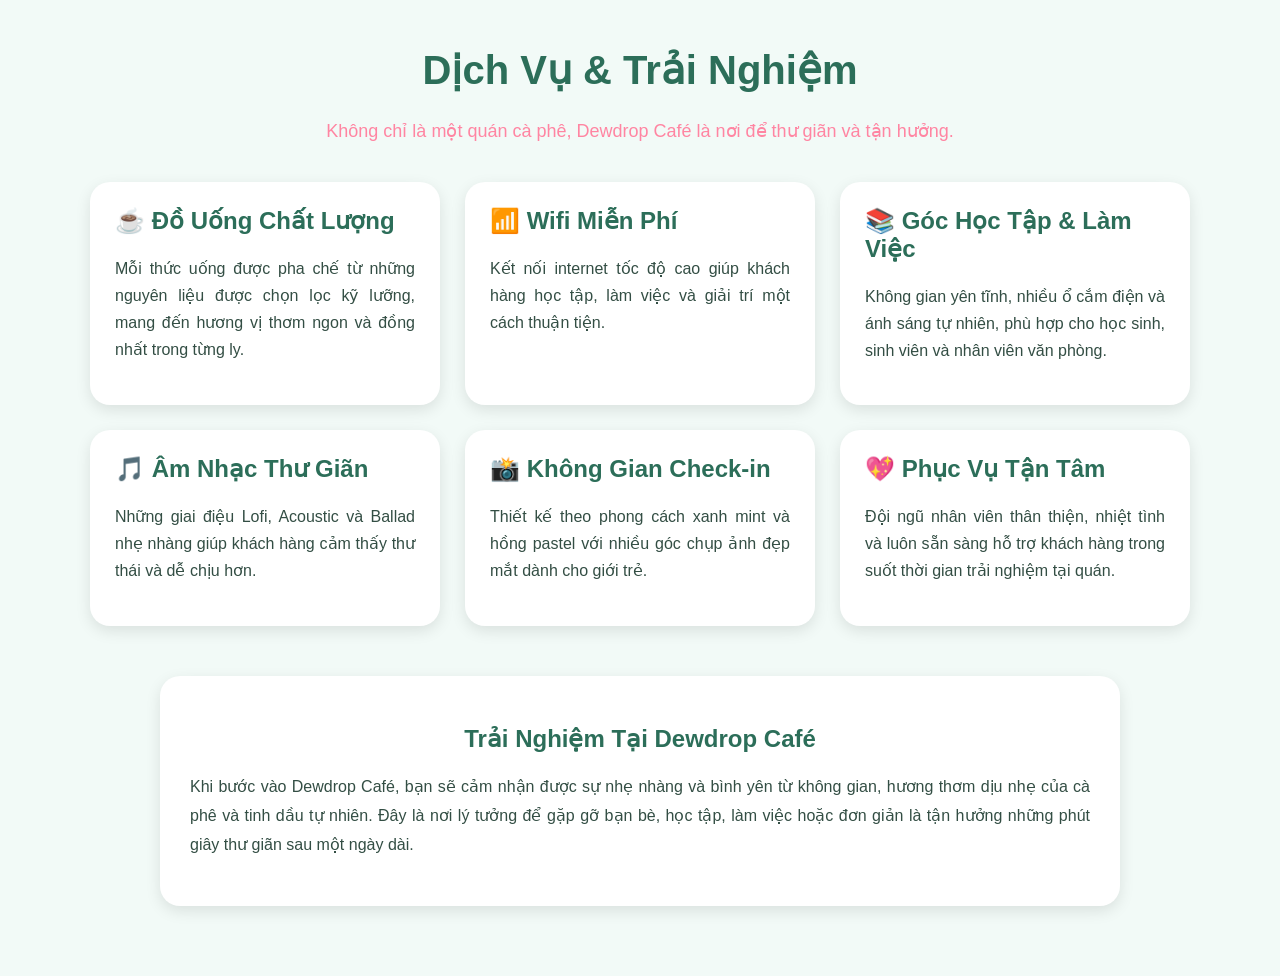
<file: html/chi-tiet.html>
<!DOCTYPE html>
<html lang="vi">
<head>
    <meta charset="UTF-8">
    <meta name="viewport" content="width=device-width, initial-scale=1.0">
    <title>Dịch Vụ & Trải Nghiệm - Dewdrop Café</title>
    <link rel="stylesheet" href="../css/style3.css">
</head>
<body>

    <div class="header">
        <h1>Dịch Vụ & Trải Nghiệm</h1>
        <p>Không chỉ là một quán cà phê, Dewdrop Café là nơi để thư giãn và tận hưởng.</p>
    </div>

    <div class="container">

        <div class="service-card">
            <h2>☕ Đồ Uống Chất Lượng</h2>
            <p>
                Mỗi thức uống được pha chế từ những nguyên liệu được chọn lọc kỹ lưỡng,
                mang đến hương vị thơm ngon và đồng nhất trong từng ly.
            </p>
        </div>

        <div class="service-card">
            <h2>📶 Wifi Miễn Phí</h2>
            <p>
                Kết nối internet tốc độ cao giúp khách hàng học tập, làm việc
                và giải trí một cách thuận tiện.
            </p>
        </div>

        <div class="service-card">
            <h2>📚 Góc Học Tập & Làm Việc</h2>
            <p>
                Không gian yên tĩnh, nhiều ổ cắm điện và ánh sáng tự nhiên,
                phù hợp cho học sinh, sinh viên và nhân viên văn phòng.
            </p>
        </div>

        <div class="service-card">
            <h2>🎵 Âm Nhạc Thư Giãn</h2>
            <p>
                Những giai điệu Lofi, Acoustic và Ballad nhẹ nhàng giúp khách hàng
                cảm thấy thư thái và dễ chịu hơn.
            </p>
        </div>

        <div class="service-card">
            <h2>📸 Không Gian Check-in</h2>
            <p>
                Thiết kế theo phong cách xanh mint và hồng pastel với nhiều góc chụp ảnh
                đẹp mắt dành cho giới trẻ.
            </p>
        </div>

        <div class="service-card">
            <h2>💖 Phục Vụ Tận Tâm</h2>
            <p>
                Đội ngũ nhân viên thân thiện, nhiệt tình và luôn sẵn sàng hỗ trợ
                khách hàng trong suốt thời gian trải nghiệm tại quán.
            </p>
        </div>

    </div>

    <div class="experience">
        <h2>Trải Nghiệm Tại Dewdrop Café</h2>
        <p>
            Khi bước vào Dewdrop Café, bạn sẽ cảm nhận được sự nhẹ nhàng và bình yên
            từ không gian, hương thơm dịu nhẹ của cà phê và tinh dầu tự nhiên.
            Đây là nơi lý tưởng để gặp gỡ bạn bè, học tập, làm việc hoặc đơn giản là
            tận hưởng những phút giây thư giãn sau một ngày dài.
        </p>
    </div>

</body>
</html>
</file>
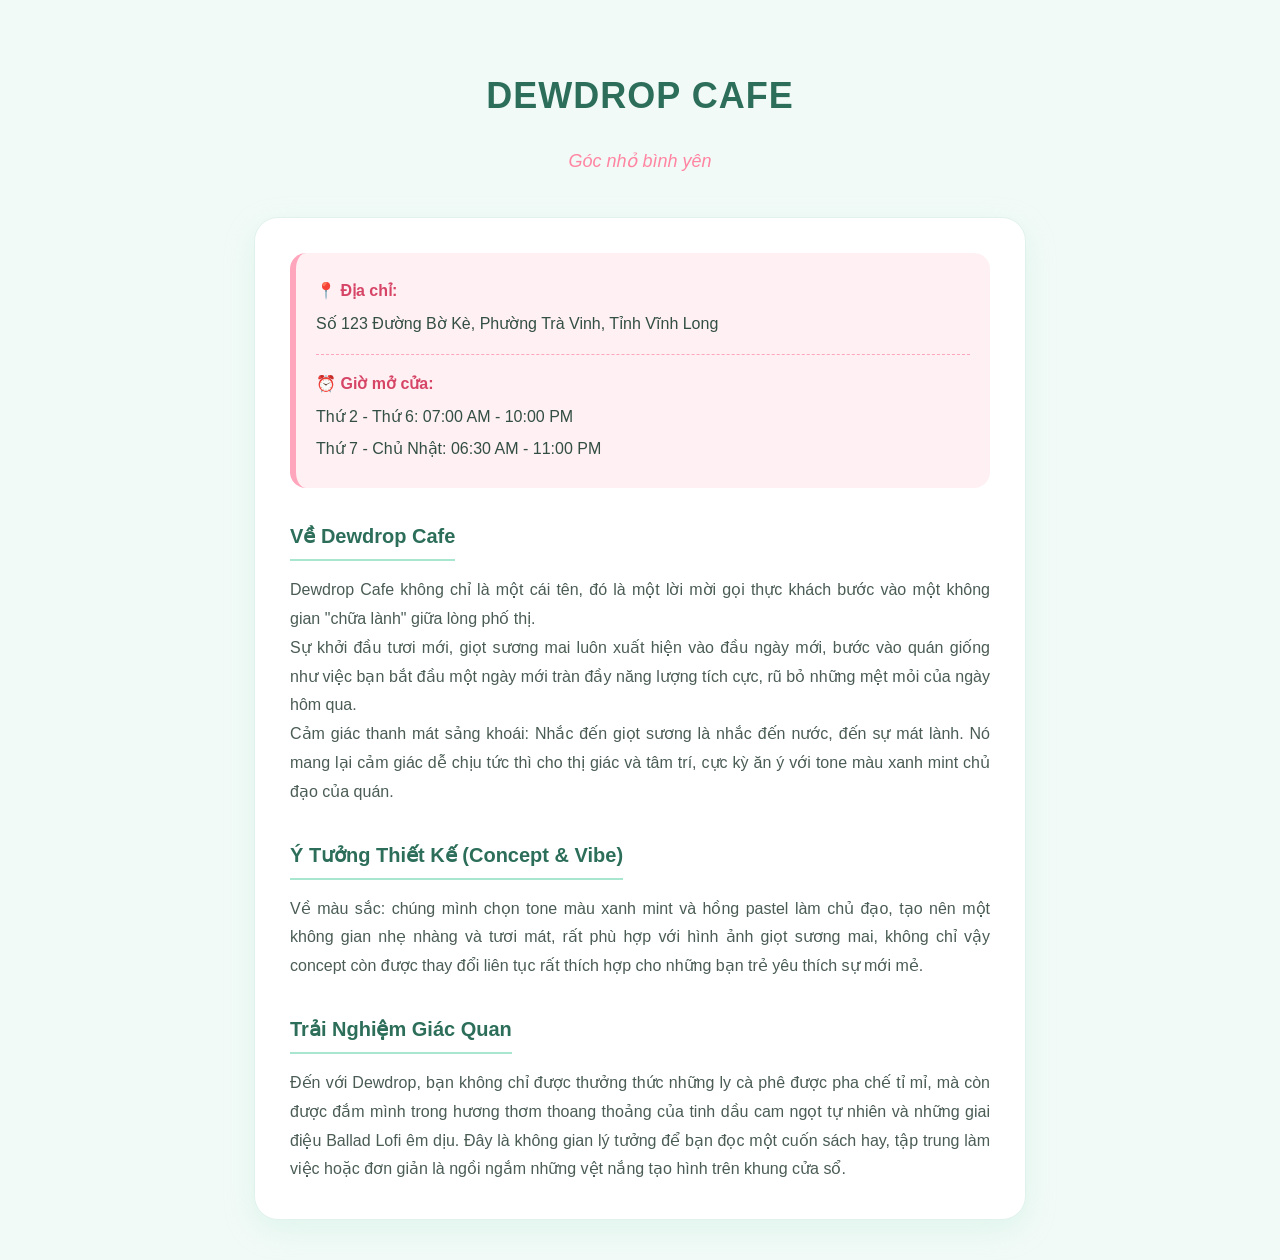
<file: html/gioi-thieu.html>
<!DOCTYPE html>
<html lang="vi">
<head> 
    <meta charset="utf-8">
    <meta name="viewport" content="width=device-width, initial-scale=1.0">
    <title>Giới thiệu sơ lược về Dewdrop Cafe</title>
    <link rel="stylesheet" href="../css/style1.css">
</head>
<body>

    <div class="head"> 
        <h1>Dewdrop Cafe</h1>
        <p><i>Góc nhỏ bình yên</i></p>
    </div>

    <main class="intro-container">
        
       <div class="store-info-box">
            <div>
                <p><strong>📍 Địa chỉ:</strong></p>
                <p>Số 123 Đường Bờ Kè, Phường Trà Vinh, Tỉnh Vĩnh Long</p>
            </div>
            <hr>
            <div>
                <p><strong>⏰ Giờ mở cửa:</strong></p>
                <p>Thứ 2 - Thứ 6: 07:00 AM - 10:00 PM</p>
                <p>Thứ 7 - Chủ Nhật: 06:30 AM - 11:00 PM</p>
            </div>
        </div>

        <section>
            <h2>Về Dewdrop Cafe</h2>
            <p>Dewdrop Cafe không chỉ là một cái tên, đó là một lời mời gọi thực khách bước vào một không gian "chữa lành" giữa lòng phố thị.</p>
            <p>Sự khởi đầu tươi mới, giọt sương mai luôn xuất hiện vào đầu ngày mới, bước vào quán giống như việc bạn bắt đầu một ngày mới tràn đầy năng lượng tích cực, rũ bỏ những mệt mỏi của ngày hôm qua.</p>
            <p>Cảm giác thanh mát sảng khoái: Nhắc đến giọt sương là nhắc đến nước, đến sự mát lành. Nó mang lại cảm giác dễ chịu tức thì cho thị giác và tâm trí, cực kỳ ăn ý với tone màu xanh mint chủ đạo của quán.</p>   
        </section>

        <section>
            <h2>Ý Tưởng Thiết Kế (Concept & Vibe)</h2>
            <p>Về màu sắc: chúng mình chọn tone màu xanh mint và hồng pastel làm chủ đạo, tạo nên một không gian nhẹ nhàng và tươi mát, rất phù hợp với hình ảnh giọt sương mai, không chỉ vậy concept còn được thay đổi liên tục rất thích hợp cho những bạn trẻ yêu thích sự mới mẻ.</p>
        </section>

        <section>
            <h2>Trải Nghiệm Giác Quan</h2>
            <p>Đến với Dewdrop, bạn không chỉ được thưởng thức những ly cà phê được pha chế tỉ mỉ, mà còn được đắm mình trong hương thơm thoang thoảng của tinh dầu cam ngọt tự nhiên và những giai điệu Ballad Lofi êm dịu. Đây là không gian lý tưởng để bạn đọc một cuốn sách hay, tập trung làm việc hoặc đơn giản là ngồi ngắm những vệt nắng tạo hình trên khung cửa sổ.</p>
        </section>

    </main>

</body>
</html>
</file>
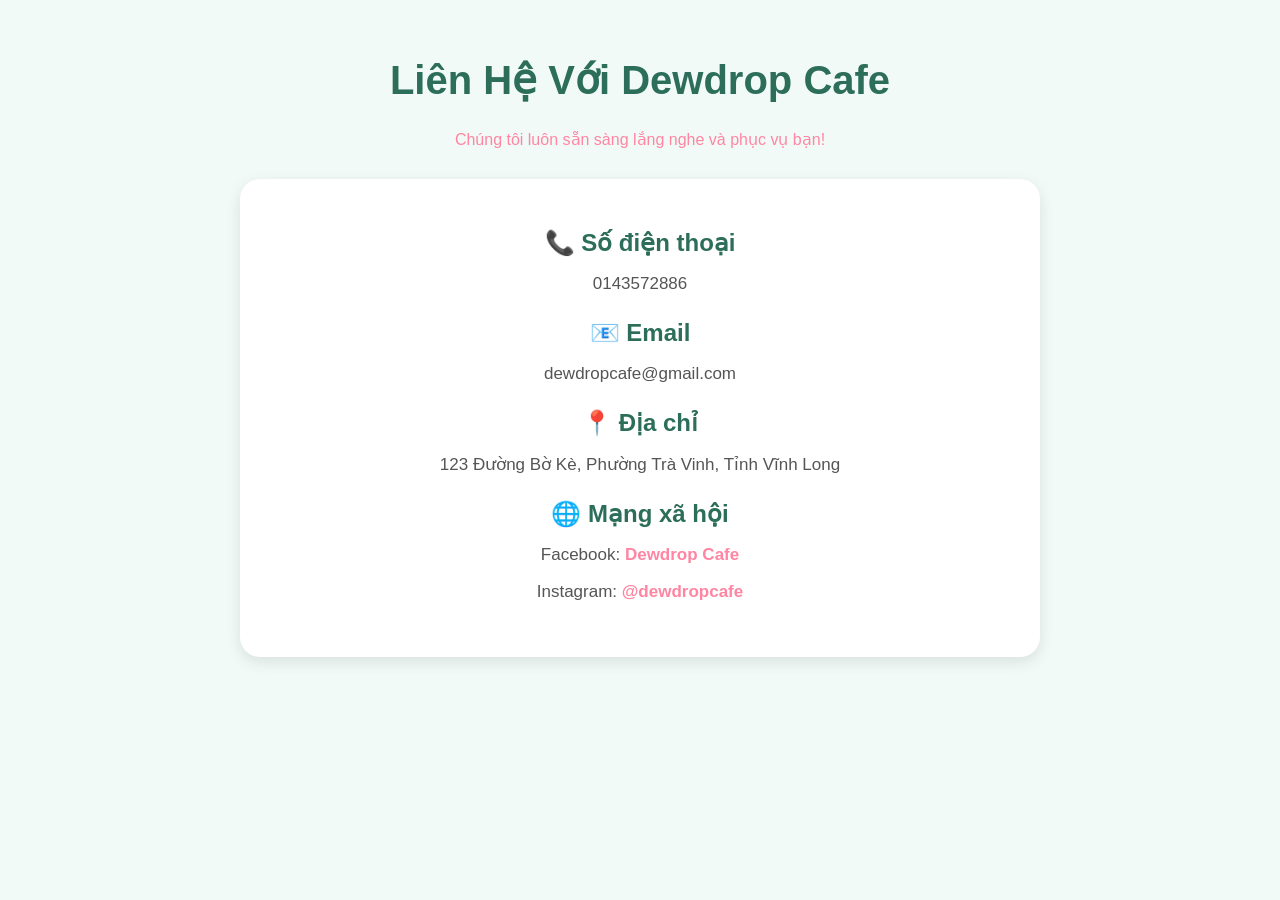
<file: html/lien-he.html>
<!DOCTYPE html>
<html lang="vi">
<head>
    <meta charset="UTF-8">
    <meta name="viewport" content="width=device-width, initial-scale=1.0">
    <title>Liên Hệ - Dewdrop Cafe</title>
    <link rel="stylesheet" href="../css/style4.css">
</head>
<body>

    <div class="contact-container">

        <h1>Liên Hệ Với Dewdrop Cafe</h1>
        <p class="subtitle">Chúng tôi luôn sẵn sàng lắng nghe và phục vụ bạn!</p>

        <div class="contact-card">

            <div class="contact-item">
                <h2>📞 Số điện thoại</h2>
                <p>0143572886</p>
            </div>

            <div class="contact-item">
                <h2>📧 Email</h2>
                <p>dewdropcafe@gmail.com</p>
            </div>

            <div class="contact-item">
                <h2>📍 Địa chỉ</h2>
                <p>123 Đường Bờ Kè, Phường Trà Vinh, Tỉnh Vĩnh Long</p>
            </div>

            <div class="contact-item">
                <h2>🌐 Mạng xã hội</h2>

                <p>
                    Facebook:
                    <a href="https://facebook.com/dewdropcafe" target="_blank">
                        Dewdrop Cafe
                    </a>
                </p>

                <p>
                    Instagram:
                    <a href="https://www.instagram.com/dewdrop_cafe123?igsh=MWhvaGw1eW1haW1yaQ%3D%3D&utm_source=qr" target="_blank">
                        @dewdropcafe
                    </a>
                </p>

            </div>

        </div>

    </div>

</body>
</html>
</file>
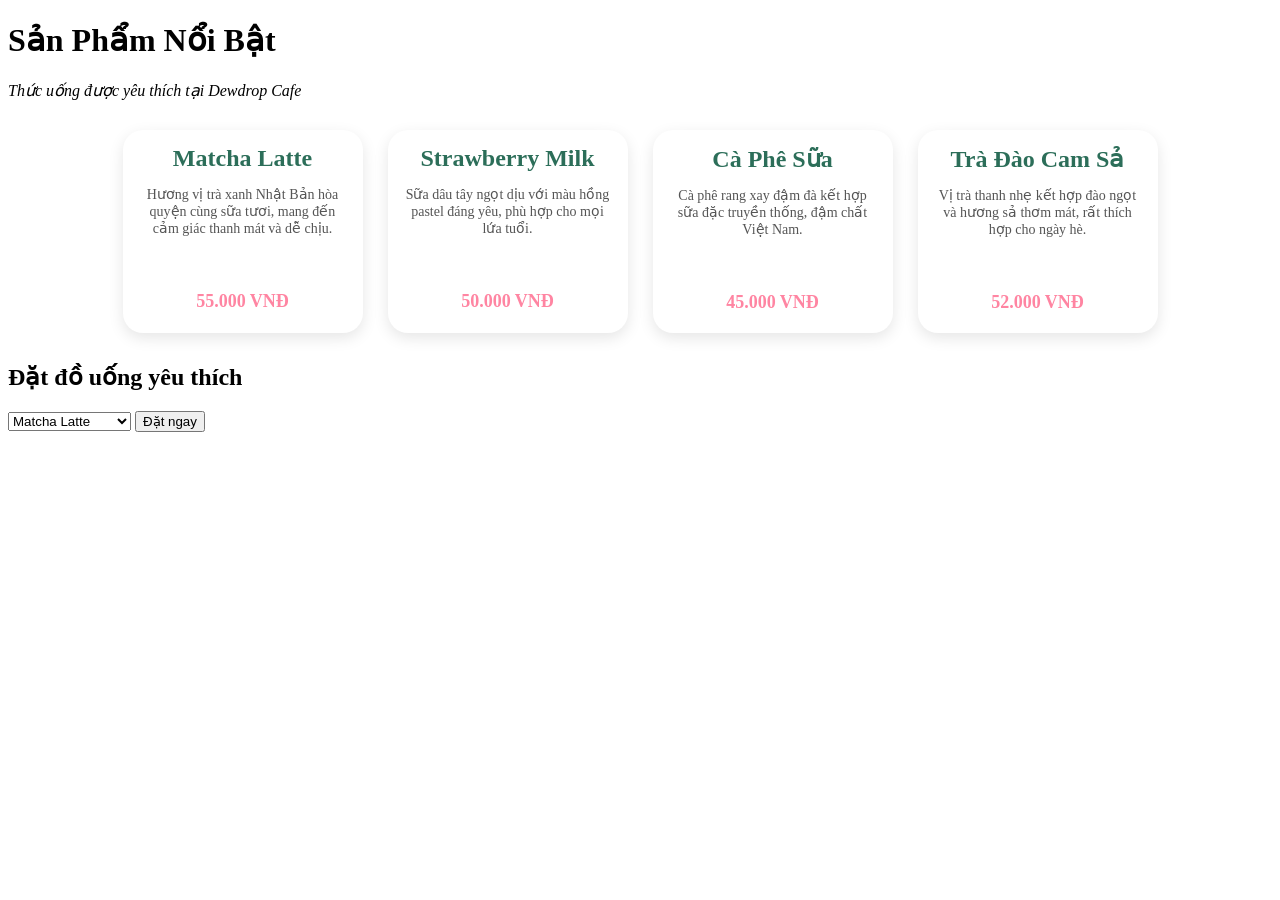
<file: html/san-pham.html>
<!DOCTYPE html>
<html lang="vi">
<head>
    <meta charset="UTF-8">
    <meta name="viewport" content="width=device-width, initial-scale=1.0">
    <title>Sản phẩm - Dewdrop Cafe</title>
    <link rel="stylesheet" href="../css/style2.css">
</head>
<body>

    <div class="head">
        <h1>Sản Phẩm Nổi Bật</h1>
        <p><i>Thức uống được yêu thích tại Dewdrop Cafe</i></p>
    </div>

    <div class="product-container">

        <div class="product-card">
            <h2>Matcha Latte</h2>
            <p>Hương vị trà xanh Nhật Bản hòa quyện cùng sữa tươi, mang đến cảm giác thanh mát và dễ chịu.</p>
            <span>55.000 VNĐ</span>
        </div>

        <div class="product-card">
            <h2>Strawberry Milk</h2>
            <p>Sữa dâu tây ngọt dịu với màu hồng pastel đáng yêu, phù hợp cho mọi lứa tuổi.</p>
            <span>50.000 VNĐ</span>
        </div>

        <div class="product-card">
            <h2>Cà Phê Sữa</h2>
            <p>Cà phê rang xay đậm đà kết hợp sữa đặc truyền thống, đậm chất Việt Nam.</p>
            <span>45.000 VNĐ</span>
        </div>

        <div class="product-card">
            <h2>Trà Đào Cam Sả</h2>
            <p>Vị trà thanh nhẹ kết hợp đào ngọt và hương sả thơm mát, rất thích hợp cho ngày hè.</p>
            <span>52.000 VNĐ</span>
        </div>

    </div>

    <div class="order-box">
        <h2>Đặt đồ uống yêu thích</h2>

        <select id="drink">
            <option value="Matcha Latte">Matcha Latte</option>
            <option value="Strawberry Milk">Strawberry Milk</option>
            <option value="Cà Phê Sữa">Cà Phê Sữa</option>
            <option value="Trà Đào Cam Sả">Trà Đào Cam Sả</option>
        </select>

        <button onclick="orderDrink()">Đặt ngay</button>

        <p id="result"></p>
    </div>

    <script src="../js/script.js"></script>

</body>
</html>
</file>
<file: css/style3.css>
body{
    background-color:#f2faf7;
    font-family:'Segoe UI',sans-serif;
    margin:0;
    padding:20px;
    color:#334e44;
}

.header{
    text-align:center;
    margin-bottom:40px;
}

.header h1{
    color:#2c6e59;
    font-size:40px;
}

.header p{
    color:#ff85a2;
    font-size:18px;
}

.container{
    max-width:1100px;
    margin:auto;
    display:grid;
    grid-template-columns:repeat(auto-fit,minmax(300px,1fr));
    gap:25px;
}

.service-card{
    background:white;
    padding:25px;
    border-radius:20px;
    box-shadow:0 5px 15px rgba(0,0,0,0.1);
    transition:0.3s;
}

.service-card:hover{
    transform:translateY(-8px);
}

.service-card h2{
    color:#2c6e59;
    margin-top:0;
}

.service-card p{
    text-align:justify;
    line-height:1.7;
}

.experience{
    max-width:900px;
    margin:50px auto;
    background:white;
    padding:30px;
    border-radius:20px;
    box-shadow:0 5px 15px rgba(0,0,0,0.1);
}

.experience h2{
    color:#2c6e59;
    text-align:center;
}

.experience p{
    text-align:justify;
    line-height:1.8;
}
</file>
<file: css/style1.css>
body {
    background-color: #f2faf7;
    font-family: 'Segoe UI', Tahoma, Geneva, Verdana, sans-serif;
    margin: 0;
    padding: 40px 20px;
    color: #334e44; 
    line-height: 1.8; 
}


.head {
    text-align: center;
    margin-bottom: 40px;
}

.head h1 {
    color: #2c6e59; 
    font-size: 36px;
    margin-bottom: 5px;
    text-transform: uppercase;
    letter-spacing: 1px;
}

.head p i {
    color: #ff85a2; 
    font-size: 18px;
    font-weight: 500;
}


.intro-container {
    max-width: 700px;
    margin: 0 auto;
    background-color: #ffffff; 
    padding: 35px;
    border-radius: 24px; 
    box-shadow: 0 10px 30px rgba(168, 230, 207, 0.25); 
    border: 1px solid #e1f2ec;
}


.store-info-box {
    background-color: #fff0f3; 
    padding: 20px;
    border-radius: 16px;
    margin-bottom: 30px;
    border-left: 6px solid #ffa6bc; 
}

.store-info-box div {
    margin-bottom: 10px;
}

.store-info-box div:last-child {
    margin-bottom: 0;
}

.store-info-box p {
    margin: 4px 0;
}

.store-info-box strong {
    color: #d64566; 
    font-size: 16px;
}


hr {
    border: 0;
    border-top: 1px dashed #ffa6bc;
    margin: 15px 0;
}

section {
    margin-bottom: 30px;
}

section:last-child {
    margin-bottom: 0;
}


section h2 {
    color: #2c6e59; 
    font-size: 20px;
    border-bottom: 2px solid #a8e6cf; 
    padding-bottom: 5px;
    margin-top: 0;
    margin-bottom: 15px;
    display: inline-block;
}


section p {
    margin: 0;
    text-align: justify;  
    color: #4a5c54;
}
</file>
<file: css/style4.css>
body{
    background-color:#f2faf7;
    font-family:'Segoe UI',sans-serif;
    margin:0;
    padding:30px;
}

.contact-container{
    max-width:800px;
    margin:auto;
    text-align:center;
}

.contact-container h1{
    color:#2c6e59;
    font-size:40px;
}

.subtitle{
    color:#ff85a2;
    margin-bottom:30px;
}

.contact-card{
    background:white;
    padding:30px;
    border-radius:20px;
    box-shadow:0 5px 15px rgba(0,0,0,0.1);
}

.contact-item{
    margin-bottom:25px;
}

.contact-item h2{
    color:#2c6e59;
    margin-bottom:10px;
}

.contact-item p{
    color:#555;
    font-size:17px;
}

.contact-item a{
    color:#ff85a2;
    text-decoration:none;
    font-weight:bold;
}

.contact-item a:hover{
    text-decoration:underline;
}
</file>
<file: css/style2.css>
.product-container {
    max-width: 1100px;
    margin: 30px auto;
    display: flex;
    flex-wrap: wrap;
    justify-content: center;
    gap: 25px;
}

.product-card {
    width: 240px;
    background: white;
    border-radius: 20px;
    overflow: hidden;
    box-shadow: 0 5px 15px rgba(0,0,0,0.1);
    text-align: center;
    transition: 0.3s;
}

.product-card:hover {
    transform: translateY(-8px);
}

.product-card img {
    width: 100%;
    height: 180px;
    object-fit: cover;
}

.product-card h2 {
    color: #2c6e59;
    margin: 15px 0 10px;
}

.product-card p {
    padding: 0 15px;
    color: #555;
    font-size: 14px;
    min-height: 90px;
}

.product-card span {
    display: block;
    margin: 15px 0 20px;
    color: #ff85a2;
    font-size: 18px;
    font-weight: bold;
}
</file>
